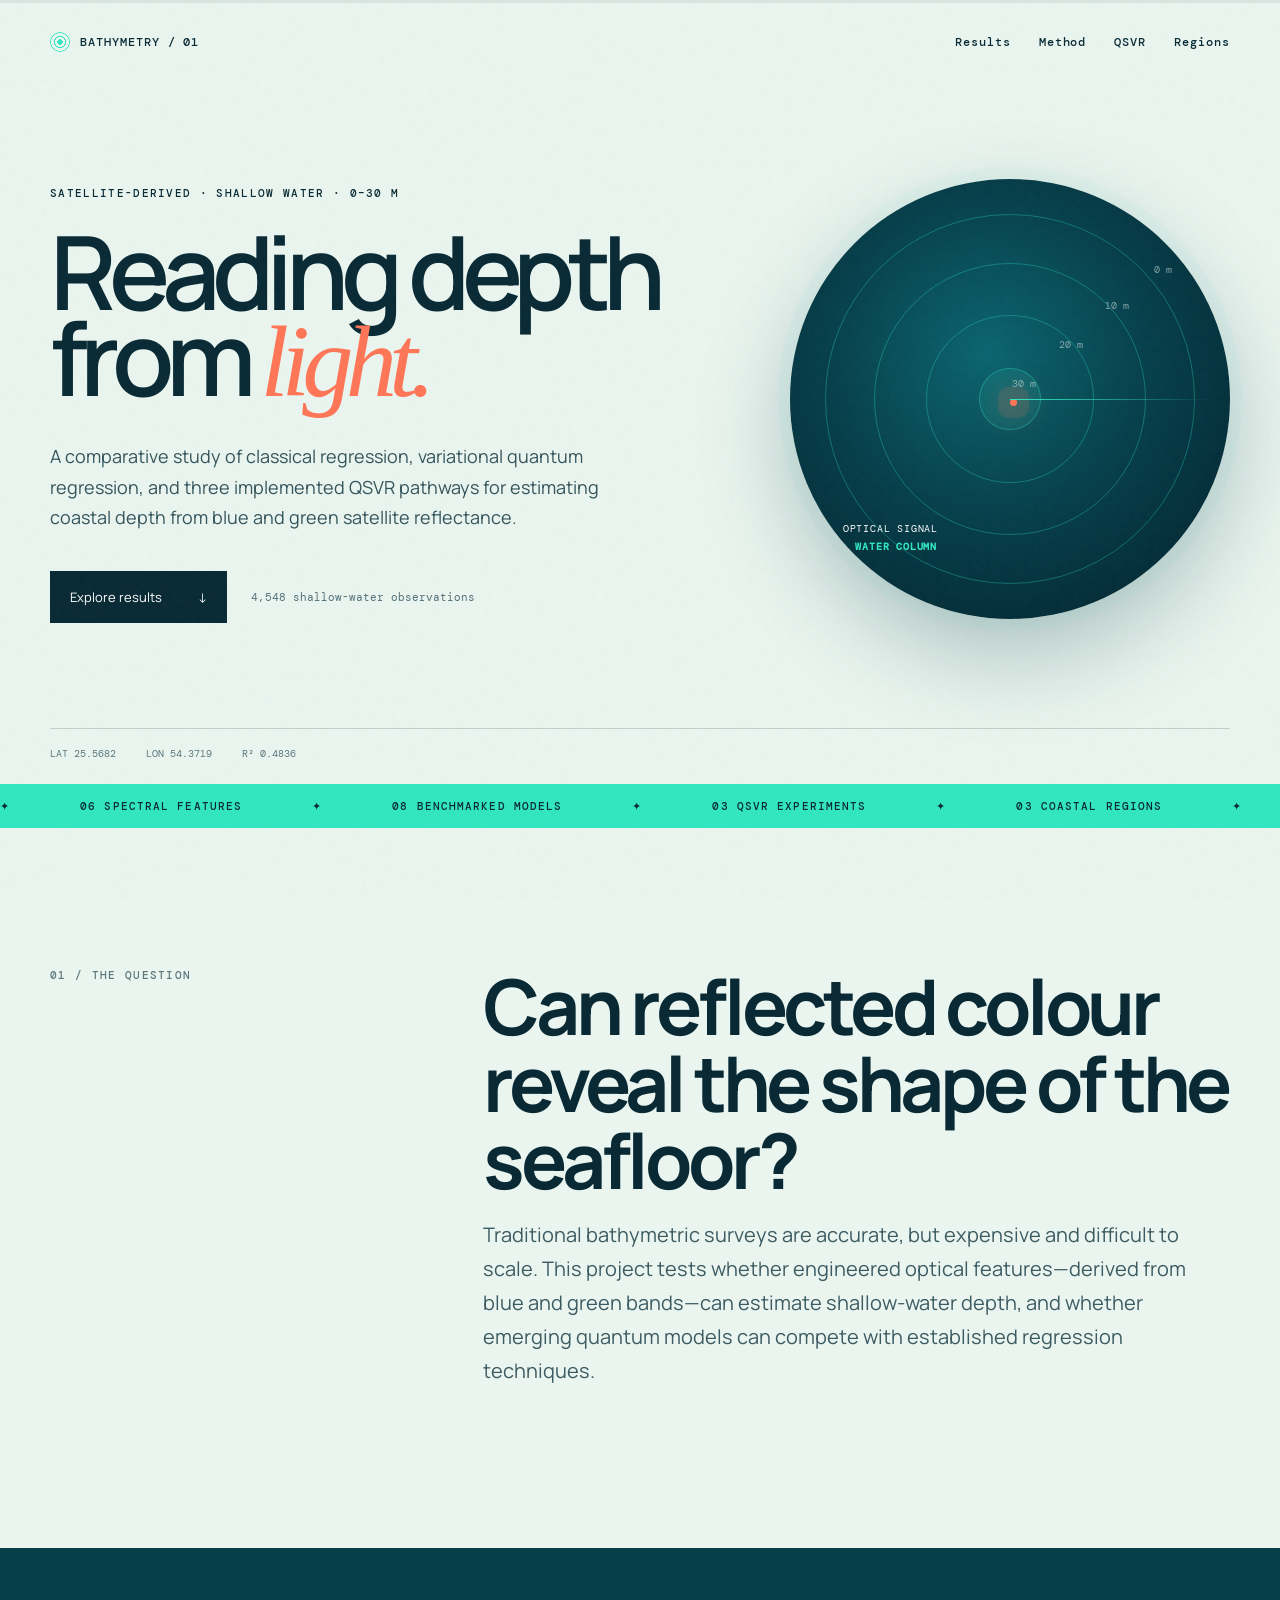
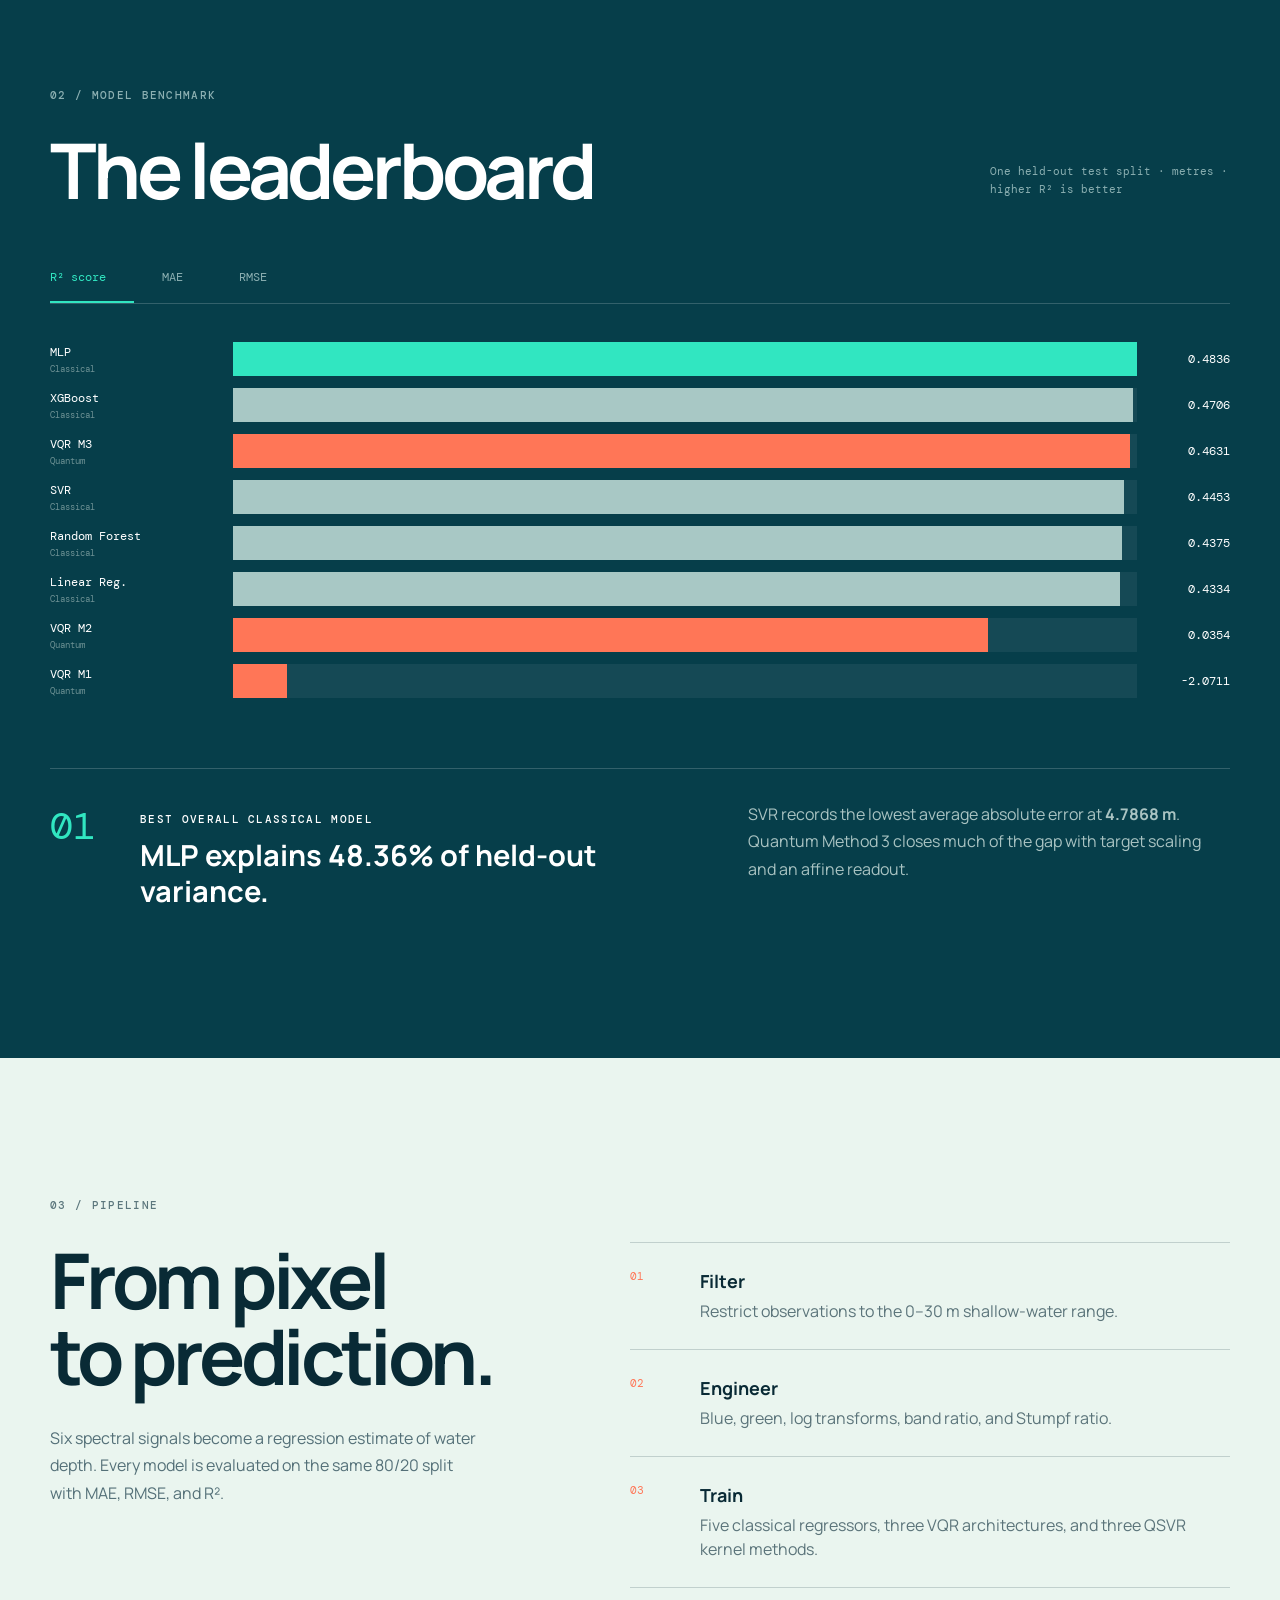
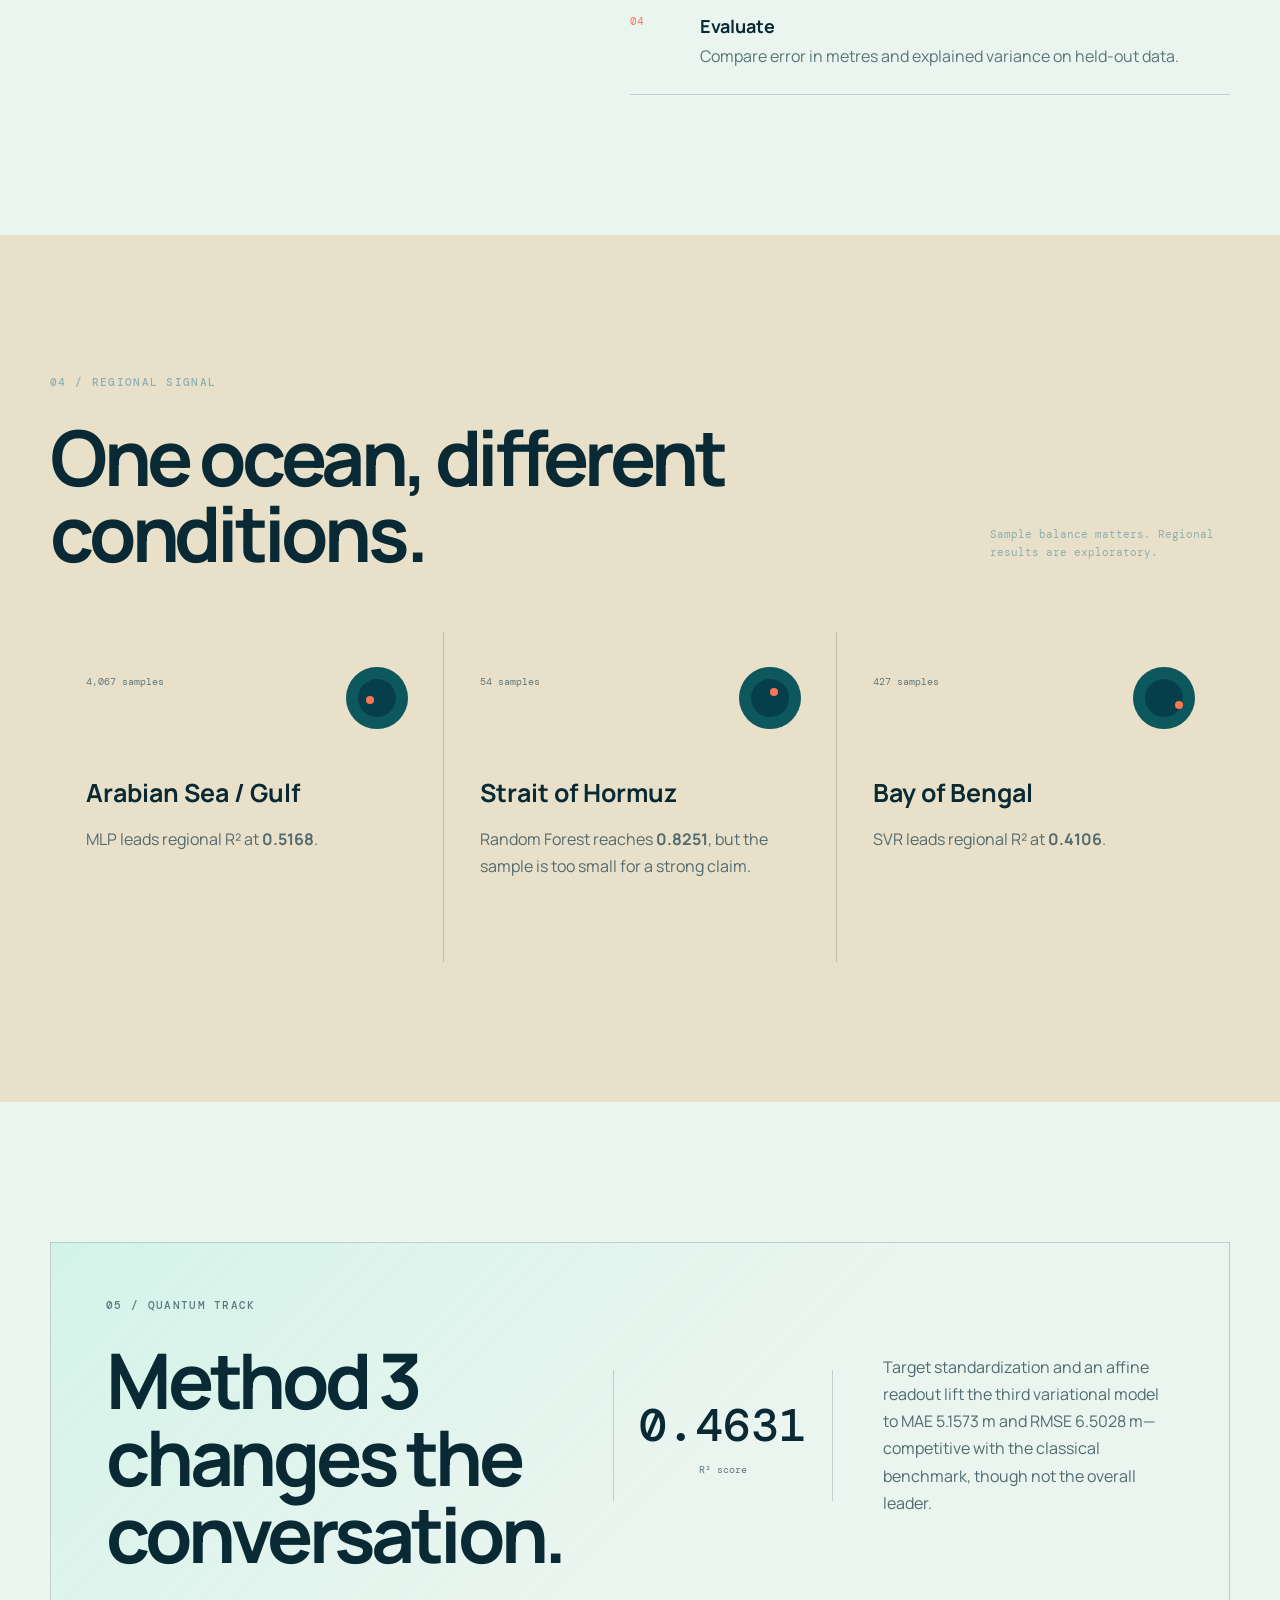
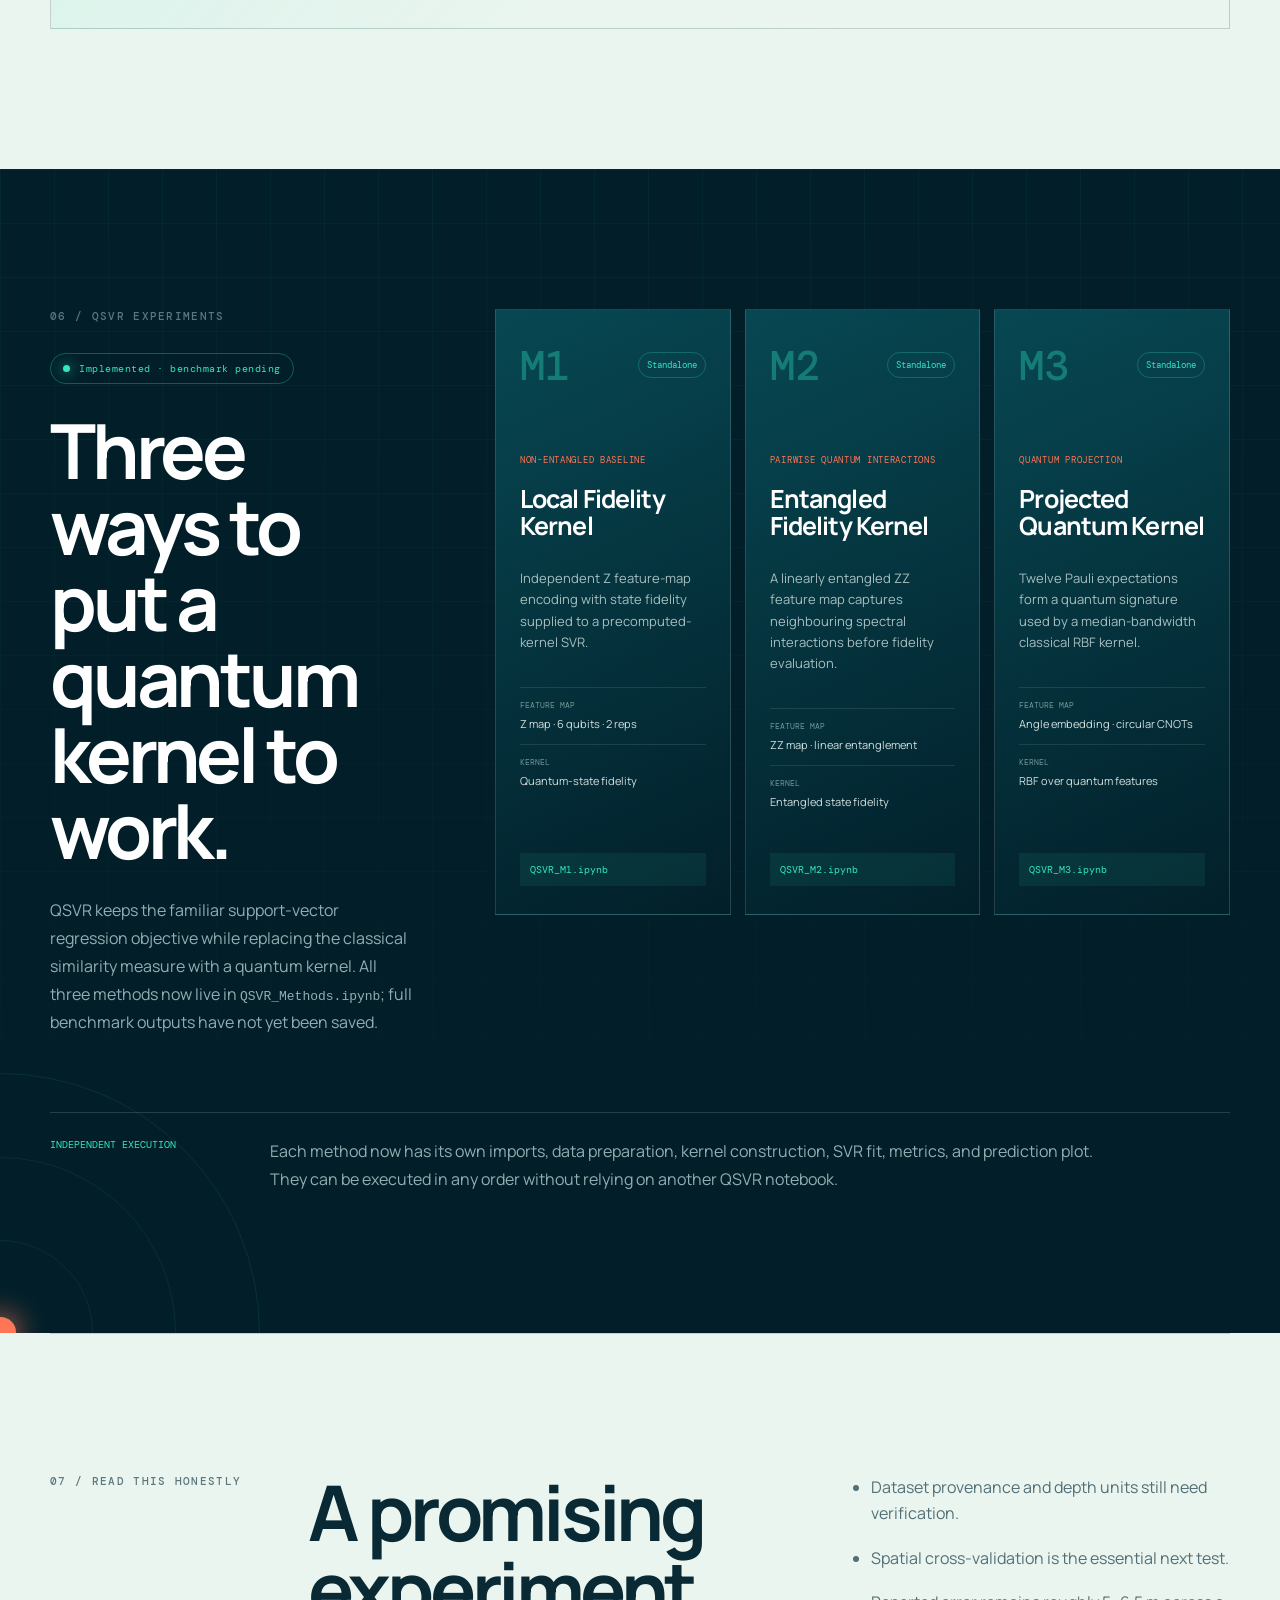
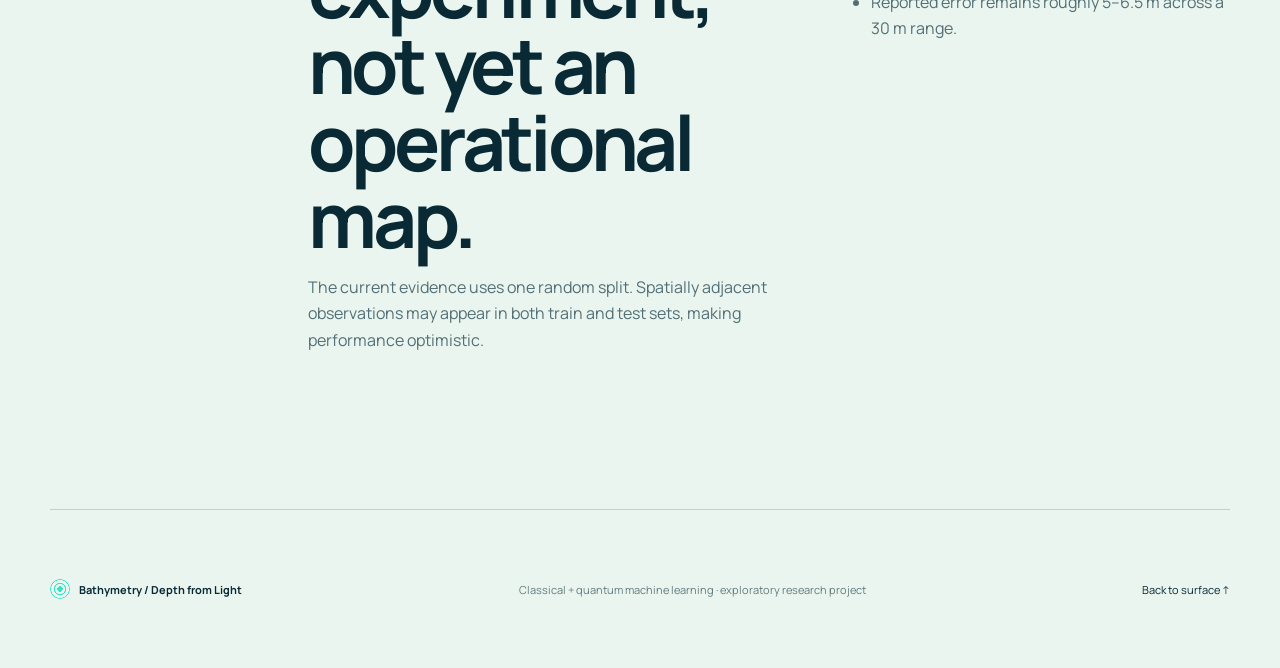
<file: bathymetry-landing-page-separated-qsvr/index.html>
<!doctype html>
<html lang="en">
<head>
  <meta charset="utf-8">
  <meta name="viewport" content="width=device-width, initial-scale=1">
  <meta name="description" content="Satellite-derived shallow-water bathymetry using classical and quantum machine learning.">
  <title>Bathymetry — Depth from Light</title>
  <link rel="preconnect" href="https://fonts.googleapis.com">
  <link rel="preconnect" href="https://fonts.gstatic.com" crossorigin>
  <link href="https://fonts.googleapis.com/css2?family=DM+Mono:wght@400;500&family=Manrope:wght@400;500;600;700&display=swap" rel="stylesheet">
  <link rel="stylesheet" href="styles.css">
  <link rel="stylesheet" href="qsvr.css">
  <link rel="stylesheet" href="qsvr-separate.css">
</head>
<body>
  <div class="grain" aria-hidden="true"></div>
  <div class="scroll-line" aria-hidden="true"><span id="scroll-progress"></span></div>
  <header class="nav shell">
    <a class="brand" href="#top" aria-label="Bathymetry home"><span class="brand-mark"></span>BATHYMETRY / 01</a>
    <nav aria-label="Primary navigation">
      <a href="#results">Results</a><a href="#method">Method</a><a href="#qsvr">QSVR</a><a href="#regions">Regions</a>
    </nav>
  </header>

  <main id="top">
    <section class="hero shell">
      <div class="hero-copy">
        <p class="eyebrow">Satellite-derived · shallow water · 0–30 m</p>
        <h1>Reading depth<br>from <em>light.</em></h1>
        <p class="lede">A comparative study of classical regression, variational quantum regression, and three implemented QSVR pathways for estimating coastal depth from blue and green satellite reflectance.</p>
        <div class="hero-actions"><a class="button" href="#results">Explore results <span>↓</span></a><span class="sample-note">4,548 shallow-water observations</span></div>
      </div>
      <div class="sonar" aria-label="Abstract bathymetric depth visualization">
        <div class="depth depth-1"><span>0 m</span></div><div class="depth depth-2"><span>10 m</span></div><div class="depth depth-3"><span>20 m</span></div><div class="depth depth-4"><span>30 m</span></div>
        <div class="ping"></div><p>Optical signal<br><b>↓ water column</b></p>
      </div>
      <div class="hero-index"><span>LAT 25.5682</span><span>LON 54.3719</span><span>R² 0.4836</span></div>
    </section>

    <section class="ticker" aria-label="Project highlights"><div><span>06 spectral features</span><span>08 benchmarked models</span><span>03 QSVR experiments</span><span>03 coastal regions</span><span>06 spectral features</span><span>08 benchmarked models</span></div></section>

    <section class="intro shell section">
      <p class="section-no">01 / THE QUESTION</p>
      <div><h2>Can reflected colour reveal the shape of the seafloor?</h2><p>Traditional bathymetric surveys are accurate, but expensive and difficult to scale. This project tests whether engineered optical features—derived from blue and green bands—can estimate shallow-water depth, and whether emerging quantum models can compete with established regression techniques.</p></div>
    </section>

    <section class="results section" id="results">
      <div class="shell">
        <div class="section-head"><div><p class="section-no">02 / MODEL BENCHMARK</p><h2>The leaderboard</h2></div><p>One held-out test split · metres · higher R² is better</p></div>
        <div class="metric-tabs" role="tablist" aria-label="Choose metric">
          <button class="active" data-metric="r2" role="tab" aria-selected="true">R² score</button><button data-metric="mae" role="tab" aria-selected="false">MAE</button><button data-metric="rmse" role="tab" aria-selected="false">RMSE</button>
        </div>
        <div class="chart" id="model-chart" aria-live="polite"></div>
        <div class="result-callout"><span class="result-rank">01</span><div><p class="eyebrow">Best overall classical model</p><h3>MLP explains 48.36% of held-out variance.</h3></div><p>SVR records the lowest average absolute error at <b>4.7868 m</b>. Quantum Method 3 closes much of the gap with target scaling and an affine readout.</p></div>
      </div>
    </section>

    <section class="method shell section" id="method">
      <p class="section-no">03 / PIPELINE</p>
      <div class="method-grid">
        <div class="method-copy"><h2>From pixel<br>to prediction.</h2><p>Six spectral signals become a regression estimate of water depth. Every model is evaluated on the same 80/20 split with MAE, RMSE, and R².</p></div>
        <ol class="steps">
          <li><span>01</span><div><b>Filter</b><p>Restrict observations to the 0–30 m shallow-water range.</p></div></li>
          <li><span>02</span><div><b>Engineer</b><p>Blue, green, log transforms, band ratio, and Stumpf ratio.</p></div></li>
          <li><span>03</span><div><b>Train</b><p>Five classical regressors, three VQR architectures, and three QSVR kernel methods.</p></div></li>
          <li><span>04</span><div><b>Evaluate</b><p>Compare error in metres and explained variance on held-out data.</p></div></li>
        </ol>
      </div>
    </section>

    <section class="regions section" id="regions">
      <div class="shell">
        <div class="section-head"><div><p class="section-no">04 / REGIONAL SIGNAL</p><h2>One ocean, different conditions.</h2></div><p>Sample balance matters. Regional results are exploratory.</p></div>
        <div class="region-grid">
          <article><div class="map-dot gulf"></div><span class="region-count">4,067 samples</span><h3>Arabian Sea / Gulf</h3><p>MLP leads regional R² at <strong>0.5168</strong>.</p></article>
          <article><div class="map-dot hormuz"></div><span class="region-count">54 samples</span><h3>Strait of Hormuz</h3><p>Random Forest reaches <strong>0.8251</strong>, but the sample is too small for a strong claim.</p></article>
          <article><div class="map-dot bengal"></div><span class="region-count">427 samples</span><h3>Bay of Bengal</h3><p>SVR leads regional R² at <strong>0.4106</strong>.</p></article>
        </div>
      </div>
    </section>

    <section class="quantum shell section">
      <div class="quantum-card">
        <div><p class="section-no">05 / QUANTUM TRACK</p><h2>Method 3 changes the conversation.</h2></div>
        <div class="q-score"><strong>0.4631</strong><span>R² score</span></div>
        <p>Target standardization and an affine readout lift the third variational model to MAE 5.1573 m and RMSE 6.5028 m—competitive with the classical benchmark, though not the overall leader.</p>
      </div>
    </section>

    <section class="qsvr section" id="qsvr">
      <div class="qsvr-orbit" aria-hidden="true"><i></i><i></i><i></i></div>
      <div class="shell qsvr-layout">
        <div class="qsvr-intro">
          <p class="section-no">06 / QSVR EXPERIMENTS</p>
          <span class="status-pill"><i></i> Implemented · benchmark pending</span>
          <h2>Three ways to put a quantum kernel to work.</h2>
          <p>QSVR keeps the familiar support-vector regression objective while replacing the classical similarity measure with a quantum kernel. All three methods now live in <code>QSVR_Methods.ipynb</code>; full benchmark outputs have not yet been saved.</p>
        </div>
        <div class="qsvr-method-grid" aria-label="Separate QSVR methods">
          <article class="qsvr-method-card" id="qsvr-m1">
            <div class="method-card-top"><span>M1</span><i>Standalone</i></div>
            <p class="panel-tag">Non-entangled baseline</p>
            <h3>Local Fidelity Kernel</h3>
            <p>Independent Z feature-map encoding with state fidelity supplied to a precomputed-kernel SVR.</p>
            <dl><div><dt>Feature map</dt><dd>Z map · 6 qubits · 2 reps</dd></div><div><dt>Kernel</dt><dd>Quantum-state fidelity</dd></div></dl>
            <code>QSVR_M1.ipynb</code>
          </article>
          <article class="qsvr-method-card" id="qsvr-m2">
            <div class="method-card-top"><span>M2</span><i>Standalone</i></div>
            <p class="panel-tag">Pairwise quantum interactions</p>
            <h3>Entangled Fidelity Kernel</h3>
            <p>A linearly entangled ZZ feature map captures neighbouring spectral interactions before fidelity evaluation.</p>
            <dl><div><dt>Feature map</dt><dd>ZZ map · linear entanglement</dd></div><div><dt>Kernel</dt><dd>Entangled state fidelity</dd></div></dl>
            <code>QSVR_M2.ipynb</code>
          </article>
          <article class="qsvr-method-card" id="qsvr-m3">
            <div class="method-card-top"><span>M3</span><i>Standalone</i></div>
            <p class="panel-tag">Quantum projection</p>
            <h3>Projected Quantum Kernel</h3>
            <p>Twelve Pauli expectations form a quantum signature used by a median-bandwidth classical RBF kernel.</p>
            <dl><div><dt>Feature map</dt><dd>Angle embedding · circular CNOTs</dd></div><div><dt>Kernel</dt><dd>RBF over quantum features</dd></div></dl>
            <code>QSVR_M3.ipynb</code>
          </article>
        </div>
      </div>
      <div class="shell experiment-note"><span>Independent execution</span><p>Each method now has its own imports, data preparation, kernel construction, SVR fit, metrics, and prediction plot. They can be executed in any order without relying on another QSVR notebook.</p></div>
    </section>

    <section class="caveat shell section">
      <p class="section-no">07 / READ THIS HONESTLY</p>
      <div><h2>A promising experiment,<br>not yet an operational map.</h2><p>The current evidence uses one random split. Spatially adjacent observations may appear in both train and test sets, making performance optimistic.</p></div>
      <ul><li>Dataset provenance and depth units still need verification.</li><li>Spatial cross-validation is the essential next test.</li><li>Reported error remains roughly 5–6.5 m across a 30 m range.</li></ul>
    </section>
  </main>

  <footer class="footer shell"><div><span class="brand-mark"></span><b>Bathymetry / Depth from Light</b></div><p>Classical + quantum machine learning · exploratory research project</p><a href="#top">Back to surface ↑</a></footer>
  <script src="app.js"></script>
</body>
</html>
</file>
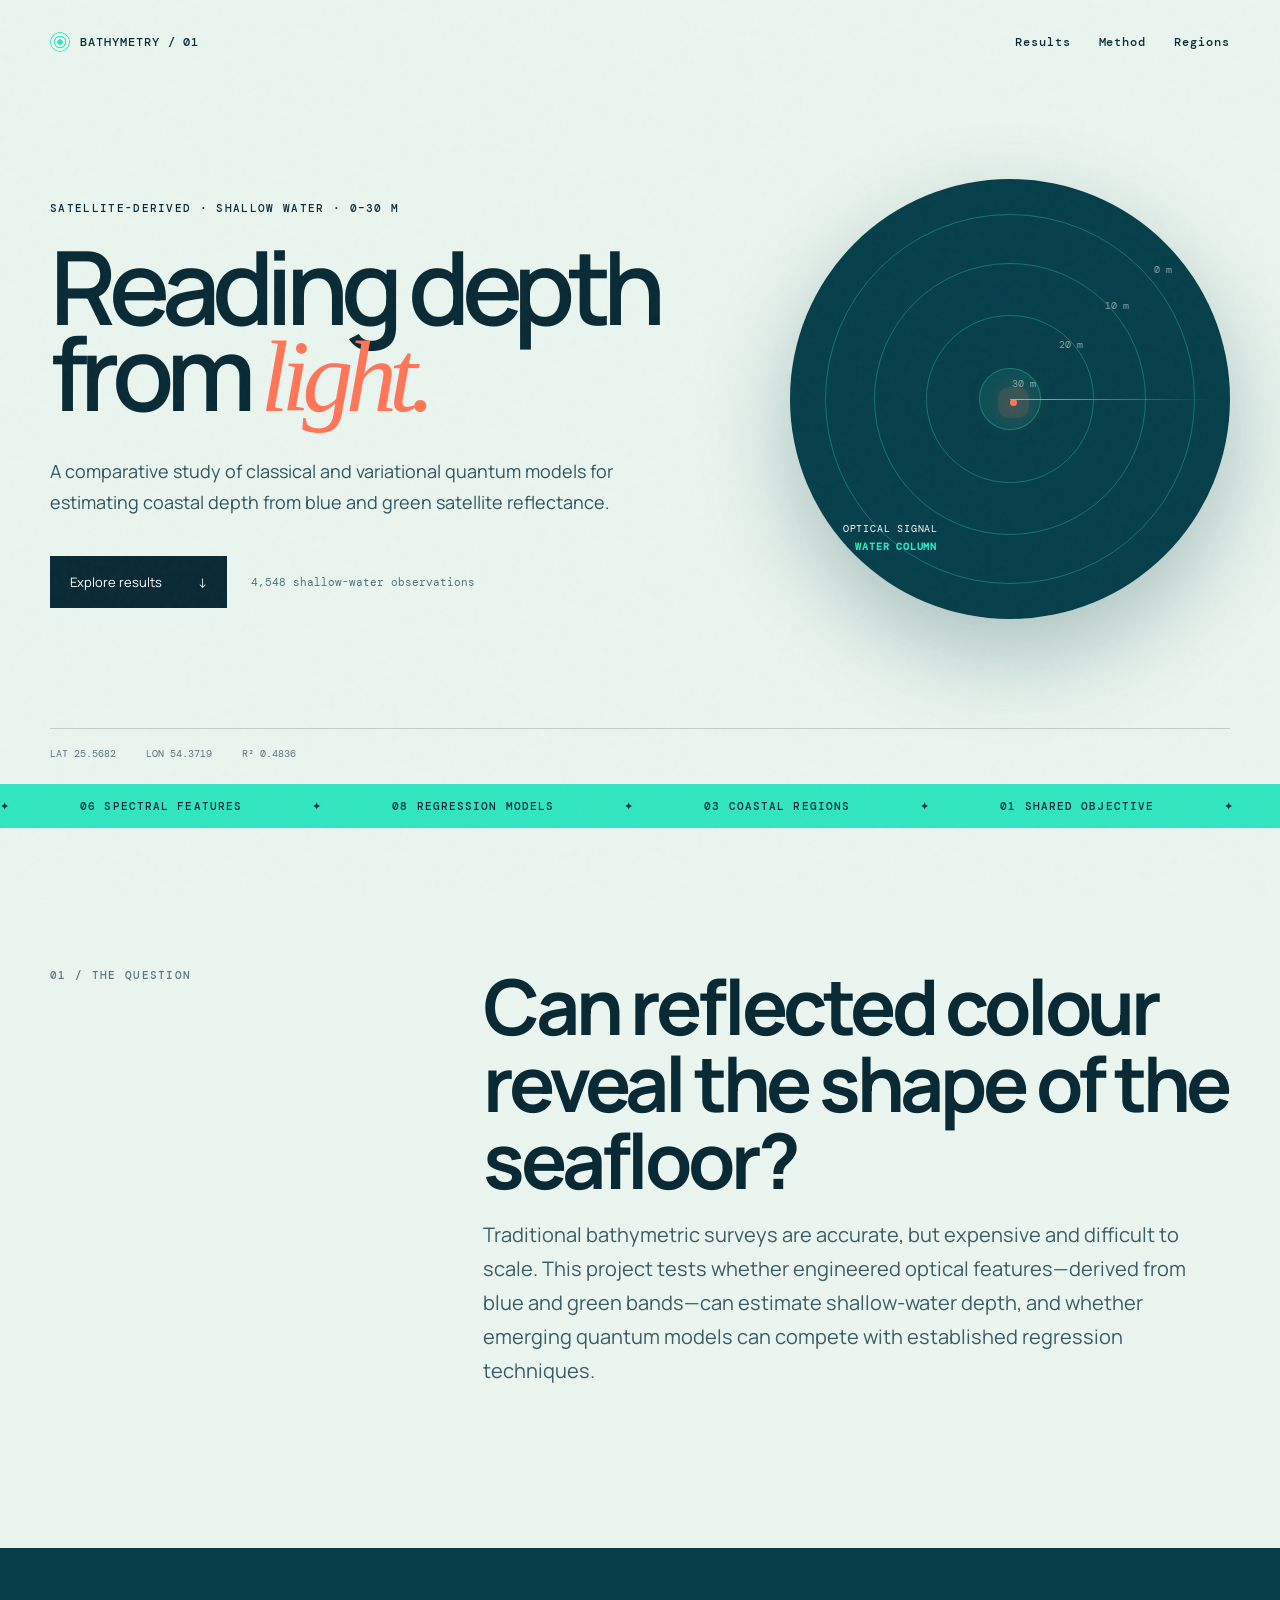
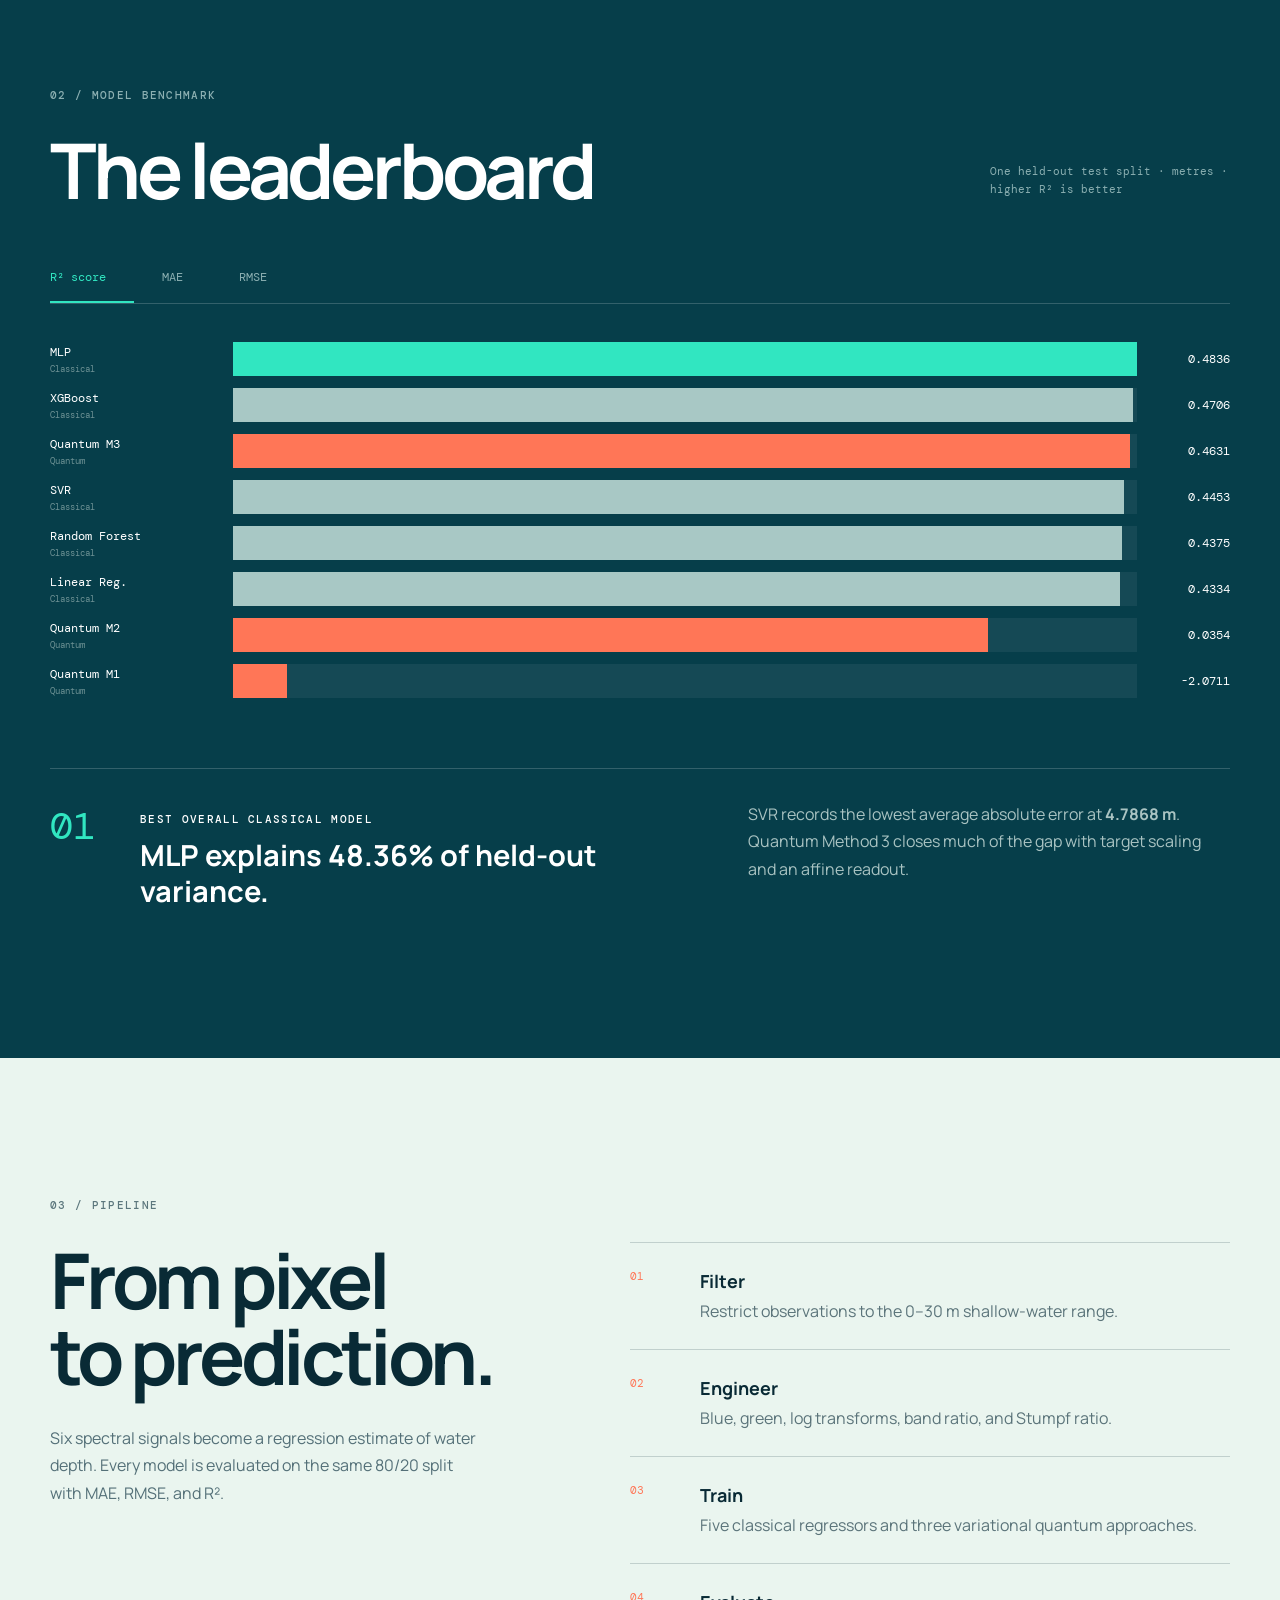
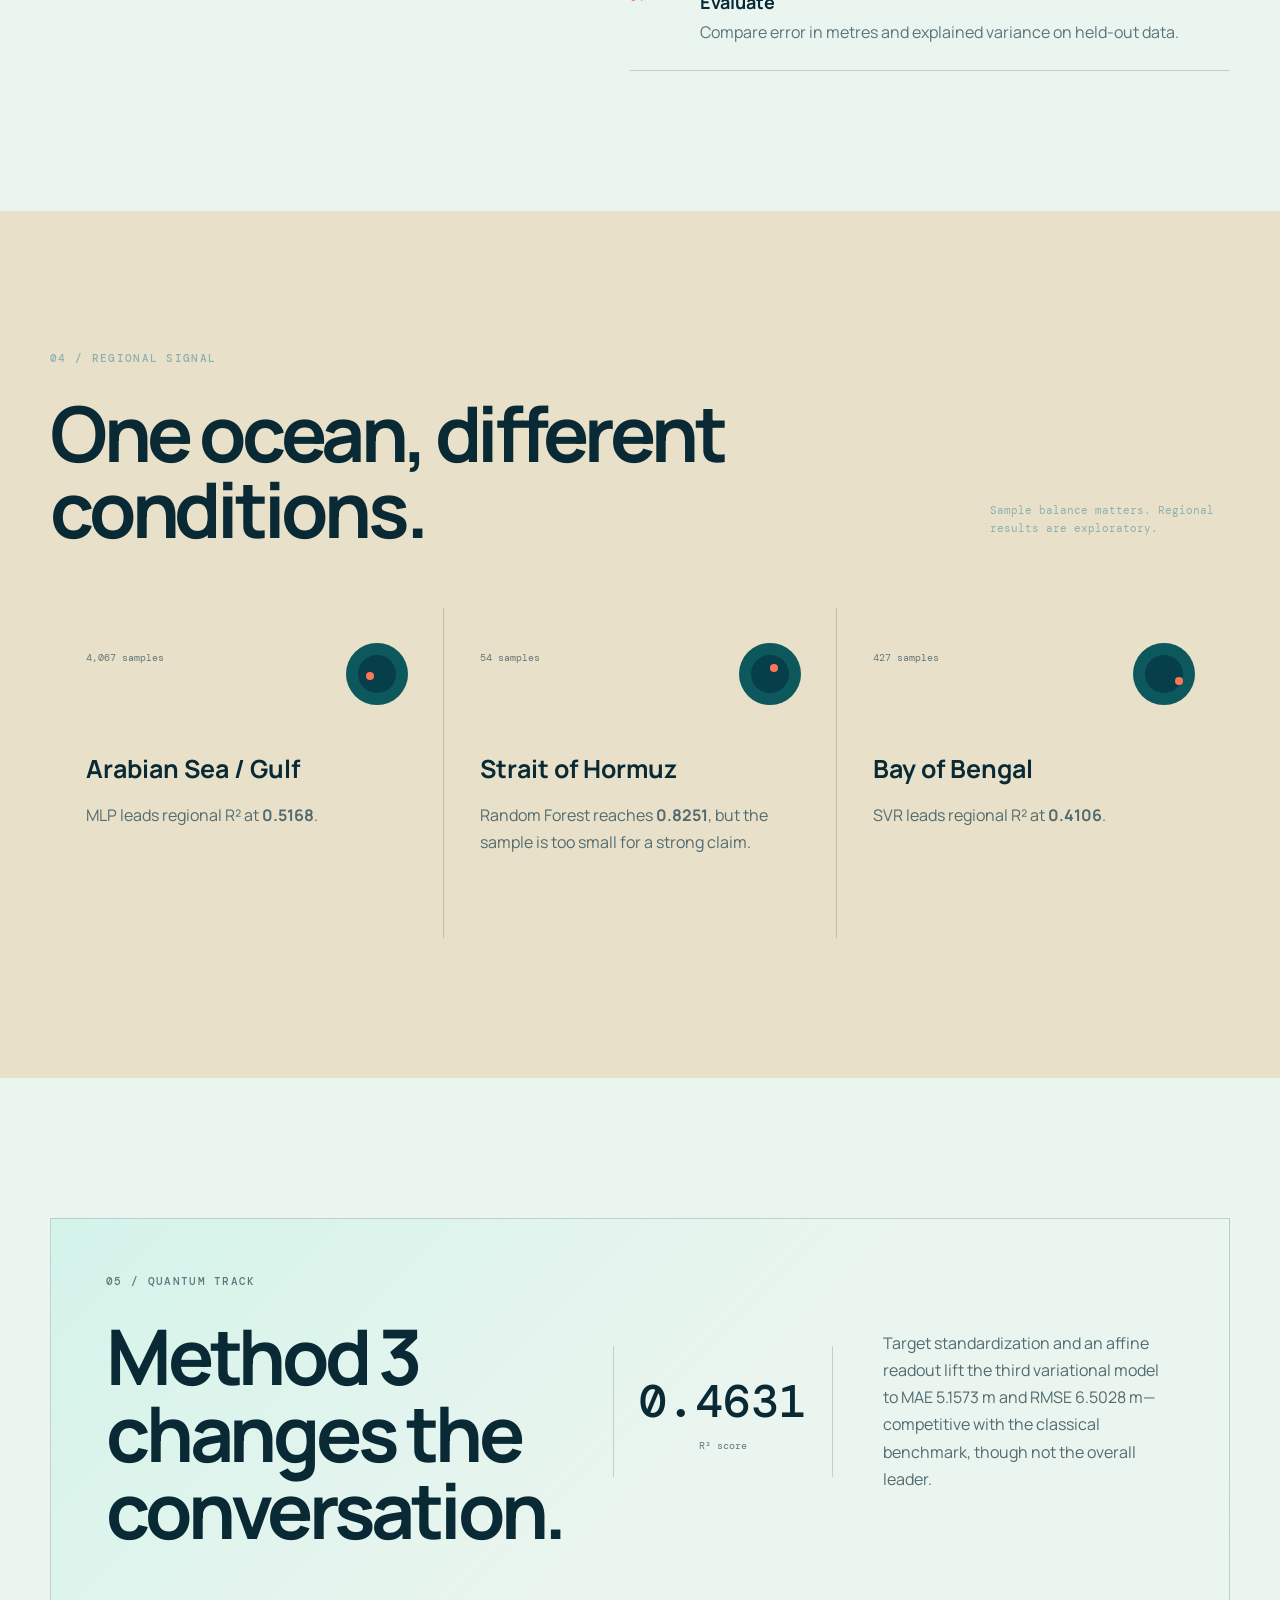
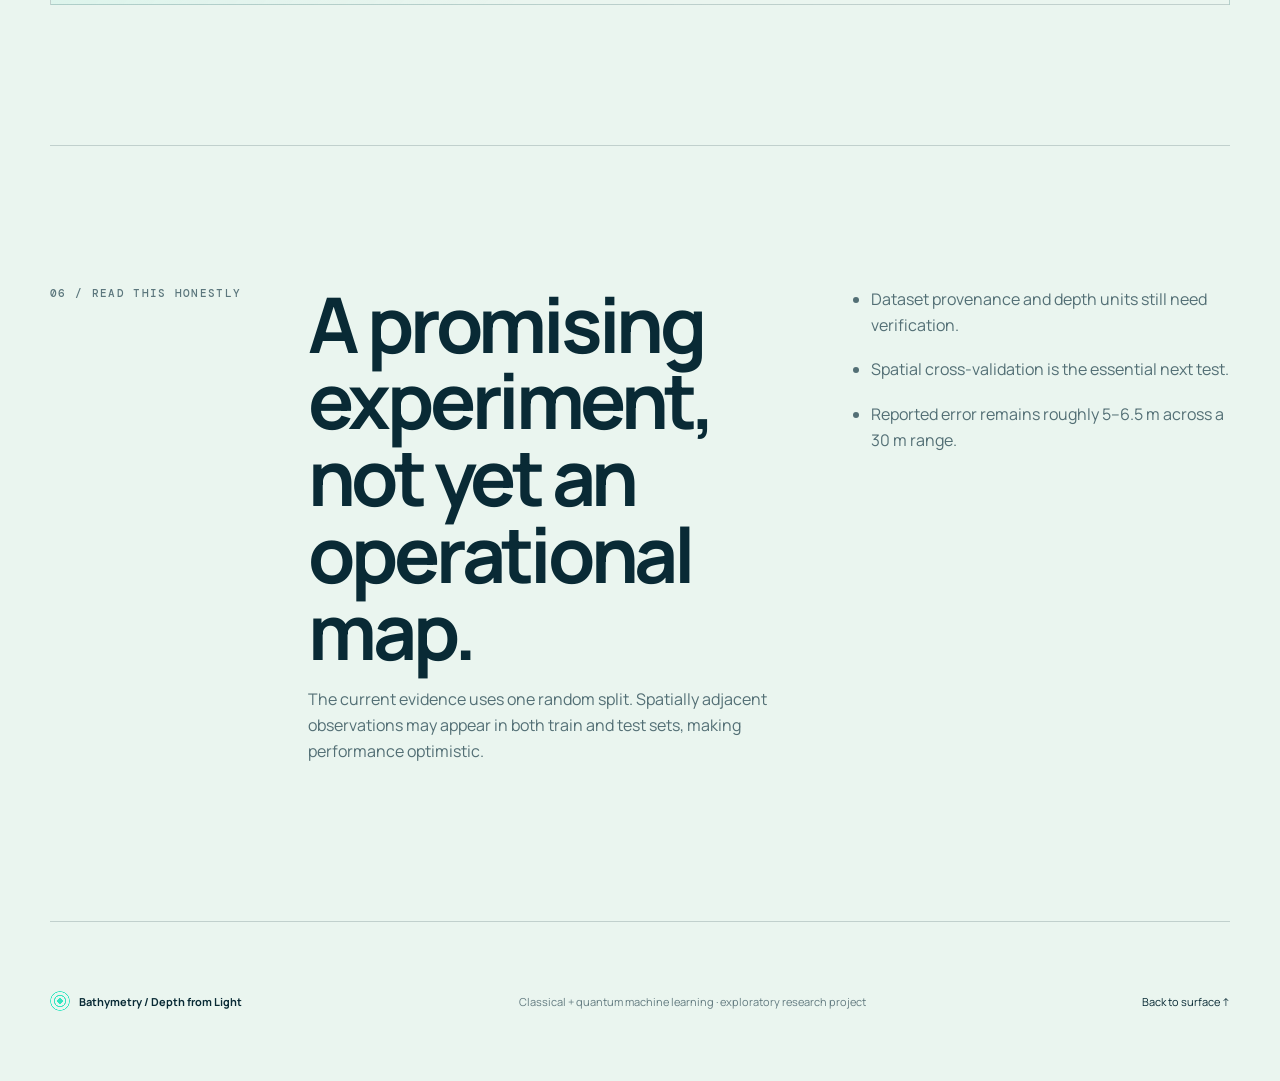
<file: bathymetry-landing-page/index.html>
<!doctype html>
<html lang="en">
<head>
  <meta charset="utf-8">
  <meta name="viewport" content="width=device-width, initial-scale=1">
  <meta name="description" content="Satellite-derived shallow-water bathymetry using classical and quantum machine learning.">
  <title>Bathymetry — Depth from Light</title>
  <link rel="preconnect" href="https://fonts.googleapis.com">
  <link rel="preconnect" href="https://fonts.gstatic.com" crossorigin>
  <link href="https://fonts.googleapis.com/css2?family=DM+Mono:wght@400;500&family=Manrope:wght@400;500;600;700&display=swap" rel="stylesheet">
  <link rel="stylesheet" href="styles.css">
</head>
<body>
  <div class="grain" aria-hidden="true"></div>
  <header class="nav shell">
    <a class="brand" href="#top" aria-label="Bathymetry home"><span class="brand-mark"></span>BATHYMETRY / 01</a>
    <nav aria-label="Primary navigation">
      <a href="#results">Results</a><a href="#method">Method</a><a href="#regions">Regions</a>
    </nav>
  </header>

  <main id="top">
    <section class="hero shell">
      <div class="hero-copy">
        <p class="eyebrow">Satellite-derived · shallow water · 0–30 m</p>
        <h1>Reading depth<br>from <em>light.</em></h1>
        <p class="lede">A comparative study of classical and variational quantum models for estimating coastal depth from blue and green satellite reflectance.</p>
        <div class="hero-actions"><a class="button" href="#results">Explore results <span>↓</span></a><span class="sample-note">4,548 shallow-water observations</span></div>
      </div>
      <div class="sonar" aria-label="Abstract bathymetric depth visualization">
        <div class="depth depth-1"><span>0 m</span></div><div class="depth depth-2"><span>10 m</span></div><div class="depth depth-3"><span>20 m</span></div><div class="depth depth-4"><span>30 m</span></div>
        <div class="ping"></div><p>Optical signal<br><b>↓ water column</b></p>
      </div>
      <div class="hero-index"><span>LAT 25.5682</span><span>LON 54.3719</span><span>R² 0.4836</span></div>
    </section>

    <section class="ticker" aria-label="Project highlights"><div><span>06 spectral features</span><span>08 regression models</span><span>03 coastal regions</span><span>01 shared objective</span><span>06 spectral features</span><span>08 regression models</span></div></section>

    <section class="intro shell section">
      <p class="section-no">01 / THE QUESTION</p>
      <div><h2>Can reflected colour reveal the shape of the seafloor?</h2><p>Traditional bathymetric surveys are accurate, but expensive and difficult to scale. This project tests whether engineered optical features—derived from blue and green bands—can estimate shallow-water depth, and whether emerging quantum models can compete with established regression techniques.</p></div>
    </section>

    <section class="results section" id="results">
      <div class="shell">
        <div class="section-head"><div><p class="section-no">02 / MODEL BENCHMARK</p><h2>The leaderboard</h2></div><p>One held-out test split · metres · higher R² is better</p></div>
        <div class="metric-tabs" role="tablist" aria-label="Choose metric">
          <button class="active" data-metric="r2" role="tab" aria-selected="true">R² score</button><button data-metric="mae" role="tab" aria-selected="false">MAE</button><button data-metric="rmse" role="tab" aria-selected="false">RMSE</button>
        </div>
        <div class="chart" id="model-chart" aria-live="polite"></div>
        <div class="result-callout"><span class="result-rank">01</span><div><p class="eyebrow">Best overall classical model</p><h3>MLP explains 48.36% of held-out variance.</h3></div><p>SVR records the lowest average absolute error at <b>4.7868 m</b>. Quantum Method 3 closes much of the gap with target scaling and an affine readout.</p></div>
      </div>
    </section>

    <section class="method shell section" id="method">
      <p class="section-no">03 / PIPELINE</p>
      <div class="method-grid">
        <div class="method-copy"><h2>From pixel<br>to prediction.</h2><p>Six spectral signals become a regression estimate of water depth. Every model is evaluated on the same 80/20 split with MAE, RMSE, and R².</p></div>
        <ol class="steps">
          <li><span>01</span><div><b>Filter</b><p>Restrict observations to the 0–30 m shallow-water range.</p></div></li>
          <li><span>02</span><div><b>Engineer</b><p>Blue, green, log transforms, band ratio, and Stumpf ratio.</p></div></li>
          <li><span>03</span><div><b>Train</b><p>Five classical regressors and three variational quantum approaches.</p></div></li>
          <li><span>04</span><div><b>Evaluate</b><p>Compare error in metres and explained variance on held-out data.</p></div></li>
        </ol>
      </div>
    </section>

    <section class="regions section" id="regions">
      <div class="shell">
        <div class="section-head"><div><p class="section-no">04 / REGIONAL SIGNAL</p><h2>One ocean, different conditions.</h2></div><p>Sample balance matters. Regional results are exploratory.</p></div>
        <div class="region-grid">
          <article><div class="map-dot gulf"></div><span class="region-count">4,067 samples</span><h3>Arabian Sea / Gulf</h3><p>MLP leads regional R² at <strong>0.5168</strong>.</p></article>
          <article><div class="map-dot hormuz"></div><span class="region-count">54 samples</span><h3>Strait of Hormuz</h3><p>Random Forest reaches <strong>0.8251</strong>, but the sample is too small for a strong claim.</p></article>
          <article><div class="map-dot bengal"></div><span class="region-count">427 samples</span><h3>Bay of Bengal</h3><p>SVR leads regional R² at <strong>0.4106</strong>.</p></article>
        </div>
      </div>
    </section>

    <section class="quantum shell section">
      <div class="quantum-card">
        <div><p class="section-no">05 / QUANTUM TRACK</p><h2>Method 3 changes the conversation.</h2></div>
        <div class="q-score"><strong>0.4631</strong><span>R² score</span></div>
        <p>Target standardization and an affine readout lift the third variational model to MAE 5.1573 m and RMSE 6.5028 m—competitive with the classical benchmark, though not the overall leader.</p>
      </div>
    </section>

    <section class="caveat shell section">
      <p class="section-no">06 / READ THIS HONESTLY</p>
      <div><h2>A promising experiment,<br>not yet an operational map.</h2><p>The current evidence uses one random split. Spatially adjacent observations may appear in both train and test sets, making performance optimistic.</p></div>
      <ul><li>Dataset provenance and depth units still need verification.</li><li>Spatial cross-validation is the essential next test.</li><li>Reported error remains roughly 5–6.5 m across a 30 m range.</li></ul>
    </section>
  </main>

  <footer class="footer shell"><div><span class="brand-mark"></span><b>Bathymetry / Depth from Light</b></div><p>Classical + quantum machine learning · exploratory research project</p><a href="#top">Back to surface ↑</a></footer>
  <script src="app.js"></script>
</body>
</html>
</file>
<file: bathymetry-landing-page-separated-qsvr/styles.css>
:root{--ink:#092a35;--ocean:#063e4a;--aqua:#31e6c1;--foam:#eaf5ef;--sand:#e8e0c8;--coral:#ff7657;--line:rgba(9,42,53,.18)}*{box-sizing:border-box}html{scroll-behavior:smooth}body{margin:0;background:var(--foam);color:var(--ink);font-family:Manrope,system-ui,sans-serif}.grain{position:fixed;inset:0;opacity:.045;pointer-events:none;z-index:9;background-image:url("data:image/svg+xml,%3Csvg viewBox='0 0 180 180' xmlns='http://www.w3.org/2000/svg'%3E%3Cfilter id='n'%3E%3CfeTurbulence type='fractalNoise' baseFrequency='.8' numOctaves='4' stitchTiles='stitch'/%3E%3C/filter%3E%3Crect width='100%25' height='100%25' filter='url(%23n)' opacity='.6'/%3E%3C/svg%3E")}.shell{width:min(1180px,calc(100% - 48px));margin:auto}.nav{height:84px;display:flex;align-items:center;justify-content:space-between;font:500 12px DM Mono,monospace;letter-spacing:.08em;position:relative;z-index:2}.brand{display:flex;align-items:center;gap:10px;color:inherit;text-decoration:none}.brand-mark{width:20px;height:20px;display:inline-block;border-radius:50%;background:radial-gradient(circle at 50% 50%,var(--aqua) 0 18%,transparent 20% 35%,var(--aqua) 37% 42%,transparent 44% 62%,var(--aqua) 64% 69%,transparent 71%)}nav{display:flex;gap:28px}nav a,.footer a{color:inherit;text-decoration:none}.hero{min-height:700px;display:grid;grid-template-columns:1.1fr .9fr;align-items:center;position:relative;padding-bottom:70px}.eyebrow,.section-no{font:500 11px DM Mono,monospace;letter-spacing:.12em;text-transform:uppercase}.hero h1{font-size:clamp(64px,8vw,118px);line-height:.84;letter-spacing:-.075em;margin:28px 0 36px;font-weight:600}.hero h1 em{font-family:Georgia,serif;color:var(--coral);font-weight:400}.lede{font-size:18px;line-height:1.7;max-width:600px;color:#34545c}.hero-actions{display:flex;align-items:center;gap:24px;margin-top:38px}.button{display:inline-flex;gap:36px;background:var(--ink);color:white;padding:17px 20px;text-decoration:none;font-size:13px}.sample-note{font:11px DM Mono;color:#537079}.sonar{width:min(440px,100%);aspect-ratio:1;justify-self:end;position:relative;border-radius:50%;background:var(--ocean);overflow:hidden;box-shadow:0 35px 90px rgba(6,62,74,.28)}.depth{position:absolute;border:1px solid rgba(49,230,193,.32);border-radius:50%;inset:8%}.depth span{position:absolute;right:6%;top:13%;font:10px DM Mono;color:rgba(234,245,239,.55)}.depth-2{inset:19%}.depth-3{inset:31%}.depth-4{inset:43%;background:rgba(49,230,193,.09)}.ping{position:absolute;width:7px;height:7px;background:var(--coral);border-radius:50%;left:50%;top:50%;box-shadow:0 0 0 12px rgba(255,118,87,.12),0 0 32px 10px rgba(255,118,87,.3)}.sonar:after{content:"";position:absolute;left:50%;top:50%;width:46%;height:1px;transform-origin:left;background:linear-gradient(90deg,var(--aqua),transparent);animation:sweep 8s linear infinite}.sonar>p{position:absolute;left:12%;bottom:12%;color:white;font:10px/1.8 DM Mono;letter-spacing:.08em;text-transform:uppercase}.sonar b{color:var(--aqua)}@keyframes sweep{to{transform:rotate(360deg)}}.hero-index{position:absolute;bottom:24px;left:0;right:0;border-top:1px solid var(--line);padding-top:18px;display:flex;gap:30px;font:10px DM Mono;color:#59757c}.ticker{overflow:hidden;background:var(--aqua);padding:15px 0;white-space:nowrap;font:500 11px DM Mono;letter-spacing:.1em;text-transform:uppercase}.ticker div{display:inline-flex;gap:70px;animation:marquee 25s linear infinite}.ticker span:before{content:"✦";margin-right:70px}@keyframes marquee{to{transform:translateX(-50%)}}.section{padding-top:140px;padding-bottom:140px}.section-no{color:#5c777d;margin:0 0 30px}.intro{display:grid;grid-template-columns:1fr 2fr;gap:60px}.intro h2,.section-head h2,.method h2,.caveat h2,.quantum h2{font-size:clamp(42px,6vw,78px);line-height:1;letter-spacing:-.055em;margin:0}.intro>div>p{font-size:20px;line-height:1.7;max-width:780px;color:#3d5b62}.results{background:var(--ocean);color:white}.section-head{display:flex;align-items:end;justify-content:space-between;gap:40px;margin-bottom:60px}.section-head>p{font:11px/1.6 DM Mono;color:#8cb0b2;max-width:240px}.results .section-no,.regions .section-no{color:#8cb0b2}.metric-tabs{display:flex;border-bottom:1px solid rgba(255,255,255,.18);margin-bottom:38px}.metric-tabs button{border:0;background:transparent;color:#8cb0b2;padding:0 28px 16px 0;margin-right:28px;font:12px DM Mono;cursor:pointer;border-bottom:2px solid transparent}.metric-tabs button.active{color:var(--aqua);border-color:var(--aqua)}.chart{display:grid;gap:12px}.bar-row{display:grid;grid-template-columns:165px 1fr 75px;gap:18px;align-items:center;font:12px DM Mono}.bar-track{height:34px;background:rgba(255,255,255,.06);position:relative}.bar{height:100%;background:#a8c8c5;transition:width .55s cubic-bezier(.22,1,.36,1)}.bar-row.best .bar{background:var(--aqua)}.bar-row.quantum-row .bar{background:var(--coral)}.bar-value{text-align:right}.bar-kind{display:block;color:#6d9194;font-size:9px;margin-top:3px}.result-callout{margin-top:70px;border-top:1px solid rgba(255,255,255,.18);padding-top:32px;display:grid;grid-template-columns:60px 1.2fr 1fr;gap:30px;align-items:start}.result-rank{font:38px DM Mono;color:var(--aqua)}.result-callout h3{font-size:29px;line-height:1.25;margin:8px 0}.result-callout>p{color:#a9c3c2;line-height:1.7;margin:0}.method-grid{display:grid;grid-template-columns:1fr 1.25fr;gap:100px}.method-copy>p{line-height:1.7;color:#547078;max-width:430px;margin-top:30px}.steps{list-style:none;margin:0;padding:0;border-top:1px solid var(--line)}.steps li{display:grid;grid-template-columns:70px 1fr;border-bottom:1px solid var(--line);padding:26px 0}.steps li>span{font:11px DM Mono;color:var(--coral)}.steps b{font-size:18px}.steps p{margin:6px 0 0;color:#5b747a;line-height:1.5}.regions{background:var(--sand)}.region-grid{display:grid;grid-template-columns:repeat(3,1fr);gap:1px;background:rgba(9,42,53,.18)}.region-grid article{background:var(--sand);padding:36px;min-height:330px;position:relative}.region-grid h3{font-size:25px;margin:85px 0 14px}.region-grid p{line-height:1.65;color:#526b70}.region-count{font:10px DM Mono;color:#61777b}.map-dot{position:absolute;right:35px;top:35px;width:62px;height:62px;border-radius:50%;background:var(--ocean);box-shadow:inset 0 0 0 12px rgba(49,230,193,.15)}.map-dot:after{content:"";position:absolute;width:8px;height:8px;border-radius:50%;background:var(--coral)}.gulf:after{left:20px;top:29px}.hormuz:after{left:31px;top:21px}.bengal:after{left:42px;top:34px}.quantum-card{border:1px solid var(--line);padding:55px;display:grid;grid-template-columns:1.1fr .5fr 1fr;align-items:center;gap:50px;background:linear-gradient(135deg,rgba(49,230,193,.12),transparent 55%)}.q-score{border-left:1px solid var(--line);border-right:1px solid var(--line);display:flex;flex-direction:column;align-items:center;padding:25px}.q-score strong{font:500 46px DM Mono}.q-score span{font:10px DM Mono;color:#61777b;margin-top:8px}.quantum-card>p{line-height:1.7;color:#526b70}.caveat{display:grid;grid-template-columns:.55fr 1.3fr 1fr;gap:50px;border-top:1px solid var(--line)}.caveat>div>p,.caveat li{line-height:1.65;color:#536f75}.caveat ul{margin:0;padding-left:20px}.caveat li{margin-bottom:18px}.footer{border-top:1px solid var(--line);min-height:160px;display:flex;align-items:center;justify-content:space-between;font-size:11px}.footer div{display:flex;gap:9px;align-items:center}.footer p{color:#637b80}@media(max-width:820px){.shell{width:min(100% - 28px,1180px)}.nav nav{display:none}.hero{grid-template-columns:1fr;padding-top:50px}.sonar{width:320px;justify-self:center;margin:65px 0}.hero-index{position:relative;bottom:auto;margin-top:30px}.intro,.method-grid,.caveat{grid-template-columns:1fr}.section{padding-top:90px;padding-bottom:90px}.section-head{align-items:start;flex-direction:column}.region-grid{grid-template-columns:1fr}.quantum-card{grid-template-columns:1fr}.q-score{border:0;border-top:1px solid var(--line);border-bottom:1px solid var(--line)}.result-callout{grid-template-columns:50px 1fr}.result-callout>p{grid-column:2}.bar-row{grid-template-columns:105px 1fr 60px}.footer{flex-direction:column;justify-content:center;gap:16px;text-align:center}}
</file>
<file: bathymetry-landing-page-separated-qsvr/qsvr.css>
:root{--deep:#021f29}.scroll-line{position:fixed;top:0;left:0;right:0;height:3px;z-index:20;background:rgba(9,42,53,.08)}.scroll-line span{display:block;width:100%;height:100%;background:linear-gradient(90deg,var(--coral),var(--aqua));transform:scaleX(0);transform-origin:left}.sonar{background:radial-gradient(circle at 45% 40%,#0b6570 0,var(--ocean) 46%,var(--deep) 100%);box-shadow:0 35px 90px rgba(6,62,74,.28),0 0 0 12px rgba(49,230,193,.04);transition:transform .5s ease,box-shadow .5s ease}.sonar:hover{transform:translateY(-6px) rotate(-1deg);box-shadow:0 45px 110px rgba(6,62,74,.34),0 0 0 14px rgba(49,230,193,.06)}.region-grid article{transition:transform .35s ease,background .35s ease;overflow:hidden}.region-grid article:hover{transform:translateY(-7px);background:#f0e9d6;z-index:2}.region-grid article:before{content:"";position:absolute;inset:auto -20% -65% 20%;height:180px;border:1px solid rgba(9,42,53,.12);border-radius:50%}.qsvr{position:relative;background:var(--deep);color:white;overflow:hidden}.qsvr:before{content:"";position:absolute;inset:0;background-image:linear-gradient(rgba(49,230,193,.045) 1px,transparent 1px),linear-gradient(90deg,rgba(49,230,193,.045) 1px,transparent 1px);background-size:54px 54px;mask-image:linear-gradient(to bottom,black,transparent)}.qsvr-layout{position:relative;display:grid;grid-template-columns:.8fr 1.25fr;gap:80px;align-items:start}.qsvr-intro h2{font-size:clamp(45px,6vw,76px);line-height:1;letter-spacing:-.055em;margin:28px 0}.qsvr-intro>p:last-child{color:#91afb2;line-height:1.75;max-width:520px}.status-pill{display:inline-flex;align-items:center;gap:9px;padding:8px 12px;border:1px solid rgba(49,230,193,.3);border-radius:99px;color:var(--aqua);font:10px DM Mono;letter-spacing:.05em}.status-pill i{width:7px;height:7px;border-radius:50%;background:var(--aqua);box-shadow:0 0 14px var(--aqua)}.qsvr-console{border:1px solid rgba(255,255,255,.14);background:rgba(4,48,58,.72);backdrop-filter:blur(16px);box-shadow:0 35px 80px rgba(0,0,0,.24)}.console-top{display:flex;justify-content:space-between;padding:14px 18px;border-bottom:1px solid rgba(255,255,255,.12);font:9px DM Mono;color:#7ea1a4}.console-top span:last-child{color:var(--aqua)}.qsvr-tabs{display:grid;grid-template-columns:repeat(3,1fr);border-bottom:1px solid rgba(255,255,255,.12)}.qsvr-tabs button{border:0;border-right:1px solid rgba(255,255,255,.12);background:transparent;color:#78999c;padding:20px 12px;font:11px DM Mono;cursor:pointer;transition:.25s}.qsvr-tabs button:last-child{border-right:0}.qsvr-tabs button span{display:block;font-size:9px;margin-bottom:7px}.qsvr-tabs button:hover,.qsvr-tabs button.active{background:rgba(49,230,193,.09);color:var(--aqua)}.qsvr-panel{display:grid;grid-template-columns:80px 1fr;min-height:480px;padding:42px}.panel-index{font:48px DM Mono;color:rgba(49,230,193,.2)}.panel-tag{font:9px DM Mono;color:var(--coral);letter-spacing:.08em;text-transform:uppercase}.panel-copy h3{font-size:32px;margin:12px 0 18px;letter-spacing:-.03em}.panel-copy>p{color:#a8bfc0;line-height:1.7}.panel-copy dl{margin:32px 0 0}.panel-copy dl div{display:grid;grid-template-columns:105px 1fr;gap:20px;padding:15px 0;border-top:1px solid rgba(255,255,255,.1)}.panel-copy dt{font:9px DM Mono;color:#719598;text-transform:uppercase}.panel-copy dd{margin:0;font-size:12px;line-height:1.5;color:#d2e0de}.experiment-note{position:relative;margin-top:60px;border-top:1px solid rgba(255,255,255,.14);padding-top:25px;display:grid;grid-template-columns:180px 1fr;gap:40px}.experiment-note span{font:10px DM Mono;color:var(--aqua);text-transform:uppercase}.experiment-note p{margin:0;color:#91afb2;line-height:1.7;max-width:850px}.qsvr-orbit{position:absolute;width:520px;height:520px;border:1px solid rgba(49,230,193,.09);border-radius:50%;left:-260px;bottom:-260px}.qsvr-orbit i{position:absolute;inset:16%;border:1px solid rgba(49,230,193,.08);border-radius:50%}.qsvr-orbit i:nth-child(2){inset:32%}.qsvr-orbit i:nth-child(3){inset:47%;background:var(--coral);box-shadow:0 0 30px var(--coral)}
@media(max-width:820px){.qsvr-layout{grid-template-columns:1fr;gap:55px}.qsvr-panel{margin:0 -6px;min-width:0;overflow:hidden;box-shadow:none;background:rgba(4,48,58,.9)}.qsvr-tabs button{padding:16px 4px;font-size:9px}.qsvr-panel{display:grid;grid-template-columns:48px 1fr;padding:26px 20px;min-height:0}.panel-index{font-size:32px;padding-top:2px}.panel-copy{min-width:0;overflow:hidden}.panel-copy h3{font-size:26px;line-height:1.1}.panel-copy>p{font-size:14px;line-height:1.6}.panel-copy dl{margin-top:22px}.panel-copy dl div{grid-template-columns:1fr;gap:6px;padding:12px 0}.panel-copy dd{overflow-wrap:anywhere;font-size:11px}.experiment-note{grid-template-columns:1fr;gap:10px}.qsvr-orbit{opacity:.45}}
</file>
<file: bathymetry-landing-page-separated-qsvr/qsvr-separate.css>
.qsvr-layout{grid-template-columns:.72fr 1.45fr}.qsvr-method-grid{display:grid;grid-template-columns:repeat(3,minmax(0,1fr));gap:14px}.qsvr-method-card{position:relative;display:flex;flex-direction:column;min-height:480px;padding:28px 24px;border:1px solid rgba(255,255,255,.14);background:linear-gradient(155deg,rgba(8,76,87,.9),rgba(2,31,41,.94));transition:transform .3s ease,border-color .3s ease,box-shadow .3s ease}.qsvr-method-card:hover{transform:translateY(-7px);border-color:rgba(49,230,193,.55);box-shadow:0 25px 60px rgba(0,0,0,.25)}.method-card-top{display:flex;align-items:center;justify-content:space-between;margin-bottom:52px}.method-card-top span{font:500 42px DM Mono;color:rgba(49,230,193,.35)}.method-card-top i{font:9px DM Mono;font-style:normal;color:var(--aqua);padding:6px 8px;border:1px solid rgba(49,230,193,.25);border-radius:99px}.qsvr-method-card h3{font-size:25px;line-height:1.08;letter-spacing:-.035em;margin:10px 0 16px}.qsvr-method-card>p:not(.panel-tag){font-size:13px;line-height:1.65;color:#a8bfc0;min-height:86px}.qsvr-method-card dl{margin:20px 0 30px}.qsvr-method-card dl div{padding:12px 0;border-top:1px solid rgba(255,255,255,.1)}.qsvr-method-card dt{font:8px DM Mono;color:#719598;text-transform:uppercase;margin-bottom:6px}.qsvr-method-card dd{margin:0;font-size:11px;line-height:1.5;color:#d2e0de}.qsvr-method-card code{display:block;margin-top:auto;font:10px DM Mono;color:var(--aqua);background:rgba(49,230,193,.08);padding:10px;overflow-wrap:anywhere}
@media(max-width:1050px){.qsvr-layout{grid-template-columns:1fr}.qsvr-method-grid{grid-template-columns:repeat(3,minmax(220px,1fr));overflow-x:auto;padding-bottom:14px}.qsvr-method-card{min-height:440px}}
@media(max-width:720px){.qsvr-method-grid{grid-template-columns:1fr;overflow:visible}.qsvr-method-card{min-height:0}.qsvr-method-card>p:not(.panel-tag){min-height:0}.method-card-top{margin-bottom:32px}}
</file>
<file: bathymetry-landing-page/styles.css>
:root{--ink:#092a35;--ocean:#063e4a;--aqua:#31e6c1;--foam:#eaf5ef;--sand:#e8e0c8;--coral:#ff7657;--line:rgba(9,42,53,.18)}*{box-sizing:border-box}html{scroll-behavior:smooth}body{margin:0;background:var(--foam);color:var(--ink);font-family:Manrope,system-ui,sans-serif}.grain{position:fixed;inset:0;opacity:.045;pointer-events:none;z-index:9;background-image:url("data:image/svg+xml,%3Csvg viewBox='0 0 180 180' xmlns='http://www.w3.org/2000/svg'%3E%3Cfilter id='n'%3E%3CfeTurbulence type='fractalNoise' baseFrequency='.8' numOctaves='4' stitchTiles='stitch'/%3E%3C/filter%3E%3Crect width='100%25' height='100%25' filter='url(%23n)' opacity='.6'/%3E%3C/svg%3E")}.shell{width:min(1180px,calc(100% - 48px));margin:auto}.nav{height:84px;display:flex;align-items:center;justify-content:space-between;font:500 12px DM Mono,monospace;letter-spacing:.08em;position:relative;z-index:2}.brand{display:flex;align-items:center;gap:10px;color:inherit;text-decoration:none}.brand-mark{width:20px;height:20px;display:inline-block;border-radius:50%;background:radial-gradient(circle at 50% 50%,var(--aqua) 0 18%,transparent 20% 35%,var(--aqua) 37% 42%,transparent 44% 62%,var(--aqua) 64% 69%,transparent 71%)}nav{display:flex;gap:28px}nav a,.footer a{color:inherit;text-decoration:none}.hero{min-height:700px;display:grid;grid-template-columns:1.1fr .9fr;align-items:center;position:relative;padding-bottom:70px}.eyebrow,.section-no{font:500 11px DM Mono,monospace;letter-spacing:.12em;text-transform:uppercase}.hero h1{font-size:clamp(64px,8vw,118px);line-height:.84;letter-spacing:-.075em;margin:28px 0 36px;font-weight:600}.hero h1 em{font-family:Georgia,serif;color:var(--coral);font-weight:400}.lede{font-size:18px;line-height:1.7;max-width:600px;color:#34545c}.hero-actions{display:flex;align-items:center;gap:24px;margin-top:38px}.button{display:inline-flex;gap:36px;background:var(--ink);color:white;padding:17px 20px;text-decoration:none;font-size:13px}.sample-note{font:11px DM Mono;color:#537079}.sonar{width:min(440px,100%);aspect-ratio:1;justify-self:end;position:relative;border-radius:50%;background:var(--ocean);overflow:hidden;box-shadow:0 35px 90px rgba(6,62,74,.28)}.depth{position:absolute;border:1px solid rgba(49,230,193,.32);border-radius:50%;inset:8%}.depth span{position:absolute;right:6%;top:13%;font:10px DM Mono;color:rgba(234,245,239,.55)}.depth-2{inset:19%}.depth-3{inset:31%}.depth-4{inset:43%;background:rgba(49,230,193,.09)}.ping{position:absolute;width:7px;height:7px;background:var(--coral);border-radius:50%;left:50%;top:50%;box-shadow:0 0 0 12px rgba(255,118,87,.12),0 0 32px 10px rgba(255,118,87,.3)}.sonar:after{content:"";position:absolute;left:50%;top:50%;width:46%;height:1px;transform-origin:left;background:linear-gradient(90deg,var(--aqua),transparent);animation:sweep 8s linear infinite}.sonar>p{position:absolute;left:12%;bottom:12%;color:white;font:10px/1.8 DM Mono;letter-spacing:.08em;text-transform:uppercase}.sonar b{color:var(--aqua)}@keyframes sweep{to{transform:rotate(360deg)}}.hero-index{position:absolute;bottom:24px;left:0;right:0;border-top:1px solid var(--line);padding-top:18px;display:flex;gap:30px;font:10px DM Mono;color:#59757c}.ticker{overflow:hidden;background:var(--aqua);padding:15px 0;white-space:nowrap;font:500 11px DM Mono;letter-spacing:.1em;text-transform:uppercase}.ticker div{display:inline-flex;gap:70px;animation:marquee 25s linear infinite}.ticker span:before{content:"✦";margin-right:70px}@keyframes marquee{to{transform:translateX(-50%)}}.section{padding-top:140px;padding-bottom:140px}.section-no{color:#5c777d;margin:0 0 30px}.intro{display:grid;grid-template-columns:1fr 2fr;gap:60px}.intro h2,.section-head h2,.method h2,.caveat h2,.quantum h2{font-size:clamp(42px,6vw,78px);line-height:1;letter-spacing:-.055em;margin:0}.intro>div>p{font-size:20px;line-height:1.7;max-width:780px;color:#3d5b62}.results{background:var(--ocean);color:white}.section-head{display:flex;align-items:end;justify-content:space-between;gap:40px;margin-bottom:60px}.section-head>p{font:11px/1.6 DM Mono;color:#8cb0b2;max-width:240px}.results .section-no,.regions .section-no{color:#8cb0b2}.metric-tabs{display:flex;border-bottom:1px solid rgba(255,255,255,.18);margin-bottom:38px}.metric-tabs button{border:0;background:transparent;color:#8cb0b2;padding:0 28px 16px 0;margin-right:28px;font:12px DM Mono;cursor:pointer;border-bottom:2px solid transparent}.metric-tabs button.active{color:var(--aqua);border-color:var(--aqua)}.chart{display:grid;gap:12px}.bar-row{display:grid;grid-template-columns:165px 1fr 75px;gap:18px;align-items:center;font:12px DM Mono}.bar-track{height:34px;background:rgba(255,255,255,.06);position:relative}.bar{height:100%;background:#a8c8c5;transition:width .55s cubic-bezier(.22,1,.36,1)}.bar-row.best .bar{background:var(--aqua)}.bar-row.quantum-row .bar{background:var(--coral)}.bar-value{text-align:right}.bar-kind{display:block;color:#6d9194;font-size:9px;margin-top:3px}.result-callout{margin-top:70px;border-top:1px solid rgba(255,255,255,.18);padding-top:32px;display:grid;grid-template-columns:60px 1.2fr 1fr;gap:30px;align-items:start}.result-rank{font:38px DM Mono;color:var(--aqua)}.result-callout h3{font-size:29px;line-height:1.25;margin:8px 0}.result-callout>p{color:#a9c3c2;line-height:1.7;margin:0}.method-grid{display:grid;grid-template-columns:1fr 1.25fr;gap:100px}.method-copy>p{line-height:1.7;color:#547078;max-width:430px;margin-top:30px}.steps{list-style:none;margin:0;padding:0;border-top:1px solid var(--line)}.steps li{display:grid;grid-template-columns:70px 1fr;border-bottom:1px solid var(--line);padding:26px 0}.steps li>span{font:11px DM Mono;color:var(--coral)}.steps b{font-size:18px}.steps p{margin:6px 0 0;color:#5b747a;line-height:1.5}.regions{background:var(--sand)}.region-grid{display:grid;grid-template-columns:repeat(3,1fr);gap:1px;background:rgba(9,42,53,.18)}.region-grid article{background:var(--sand);padding:36px;min-height:330px;position:relative}.region-grid h3{font-size:25px;margin:85px 0 14px}.region-grid p{line-height:1.65;color:#526b70}.region-count{font:10px DM Mono;color:#61777b}.map-dot{position:absolute;right:35px;top:35px;width:62px;height:62px;border-radius:50%;background:var(--ocean);box-shadow:inset 0 0 0 12px rgba(49,230,193,.15)}.map-dot:after{content:"";position:absolute;width:8px;height:8px;border-radius:50%;background:var(--coral)}.gulf:after{left:20px;top:29px}.hormuz:after{left:31px;top:21px}.bengal:after{left:42px;top:34px}.quantum-card{border:1px solid var(--line);padding:55px;display:grid;grid-template-columns:1.1fr .5fr 1fr;align-items:center;gap:50px;background:linear-gradient(135deg,rgba(49,230,193,.12),transparent 55%)}.q-score{border-left:1px solid var(--line);border-right:1px solid var(--line);display:flex;flex-direction:column;align-items:center;padding:25px}.q-score strong{font:500 46px DM Mono}.q-score span{font:10px DM Mono;color:#61777b;margin-top:8px}.quantum-card>p{line-height:1.7;color:#526b70}.caveat{display:grid;grid-template-columns:.55fr 1.3fr 1fr;gap:50px;border-top:1px solid var(--line)}.caveat>div>p,.caveat li{line-height:1.65;color:#536f75}.caveat ul{margin:0;padding-left:20px}.caveat li{margin-bottom:18px}.footer{border-top:1px solid var(--line);min-height:160px;display:flex;align-items:center;justify-content:space-between;font-size:11px}.footer div{display:flex;gap:9px;align-items:center}.footer p{color:#637b80}@media(max-width:820px){.shell{width:min(100% - 28px,1180px)}.nav nav{display:none}.hero{grid-template-columns:1fr;padding-top:50px}.sonar{width:320px;justify-self:center;margin:65px 0}.hero-index{position:relative;bottom:auto;margin-top:30px}.intro,.method-grid,.caveat{grid-template-columns:1fr}.section{padding-top:90px;padding-bottom:90px}.section-head{align-items:start;flex-direction:column}.region-grid{grid-template-columns:1fr}.quantum-card{grid-template-columns:1fr}.q-score{border:0;border-top:1px solid var(--line);border-bottom:1px solid var(--line)}.result-callout{grid-template-columns:50px 1fr}.result-callout>p{grid-column:2}.bar-row{grid-template-columns:105px 1fr 60px}.footer{flex-direction:column;justify-content:center;gap:16px;text-align:center}}
</file>
